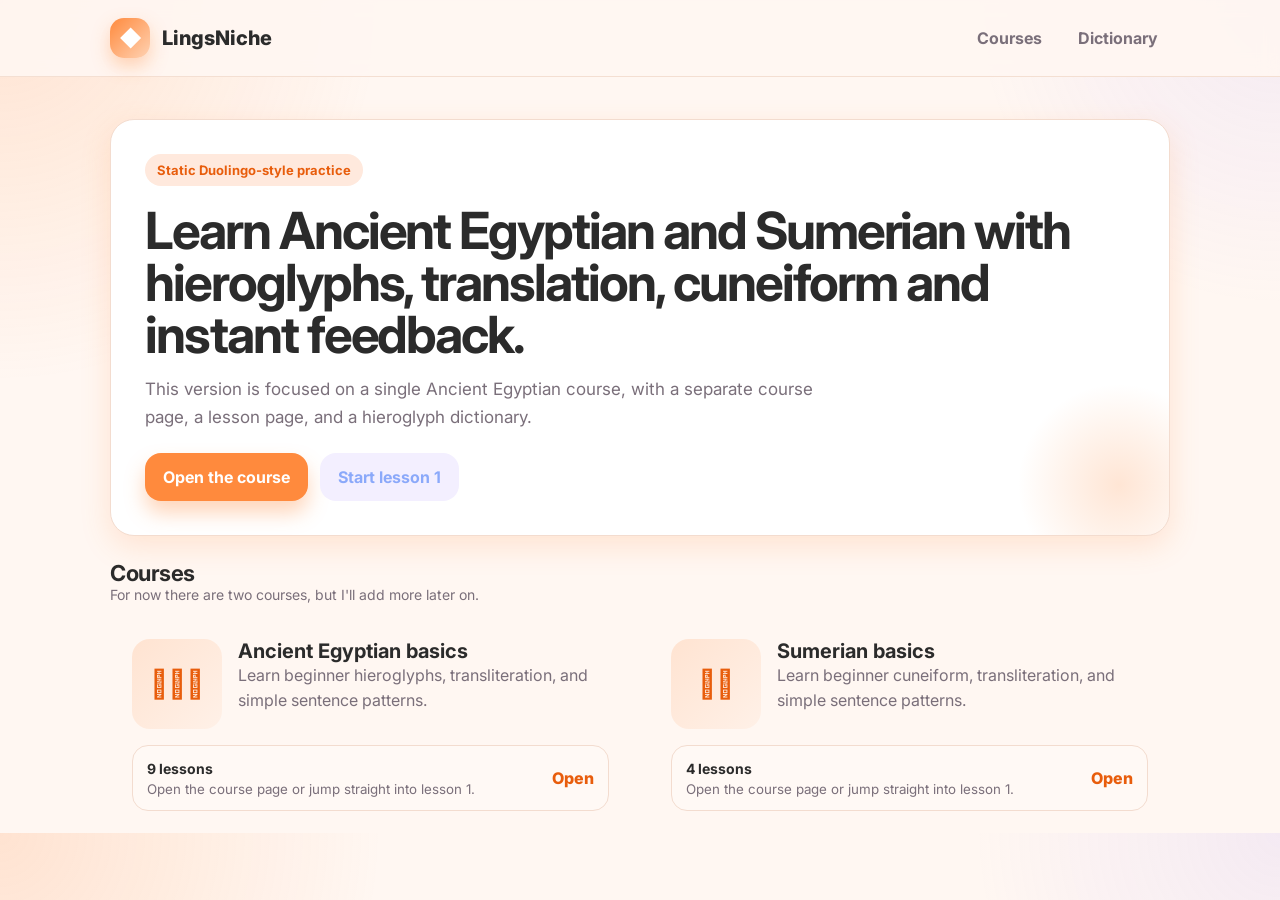
<file: index.html>
<!DOCTYPE html>
<html lang="en">
<head>
  <meta charset="UTF-8" />
  <meta name="viewport" content="width=device-width, initial-scale=1.0" />
  <title>LingsNiche</title>
  <link rel="preconnect" href="https://fonts.googleapis.com">
  <link rel="preconnect" href="https://fonts.gstatic.com" crossorigin>
  <link href="https://fonts.googleapis.com/css2?family=Inter:wght@400;500;600;700;800&display=swap" rel="stylesheet">
  <link rel="stylesheet" href="styles.css">
</head>
<body>
  <header class="sticky">
    <div class="topbar wrap">
      <div class="brand"><div class="logo">◆</div> LingsNiche</div>
      <div class="nav-links">
        <a href="index.html">Courses</a>
        <a href="dictionary.html?course=ancient-egyptian">Dictionary</a>
      </div>
    </div>
  </header>

  <main>
    <section class="hero">
      <div class="hero-card">
        <div class="eyebrow">Static Duolingo-style practice</div>
        <h1>Learn Ancient Egyptian and Sumerian with hieroglyphs, translation, cuneiform and instant feedback.</h1>
        <p>
          This version is focused on a single Ancient Egyptian course, with a separate course page,
          a lesson page, and a hieroglyph dictionary.
        </p>
        <div class="cta-row">
          <a class="btn primary" href="course.html?course=ancient-egyptian">Open the course</a>
          <a class="btn secondary" href="lesson.html?course=ancient-egyptian&lesson=basics-1">Start lesson 1</a>
        </div>
      </div>
    </section>

    <section class="course-wrap" id="courses">
      <div class="section-title">
        <div>
          <h2>Courses</h2>
          <p>For now there are two courses, but I'll add more later on.</p>
        </div>
      </div>

      <div class="grid" id="courseGrid"></div>
    </section>
  </main>

  <script src="app.js"></script>
</body>
</html>
</file>
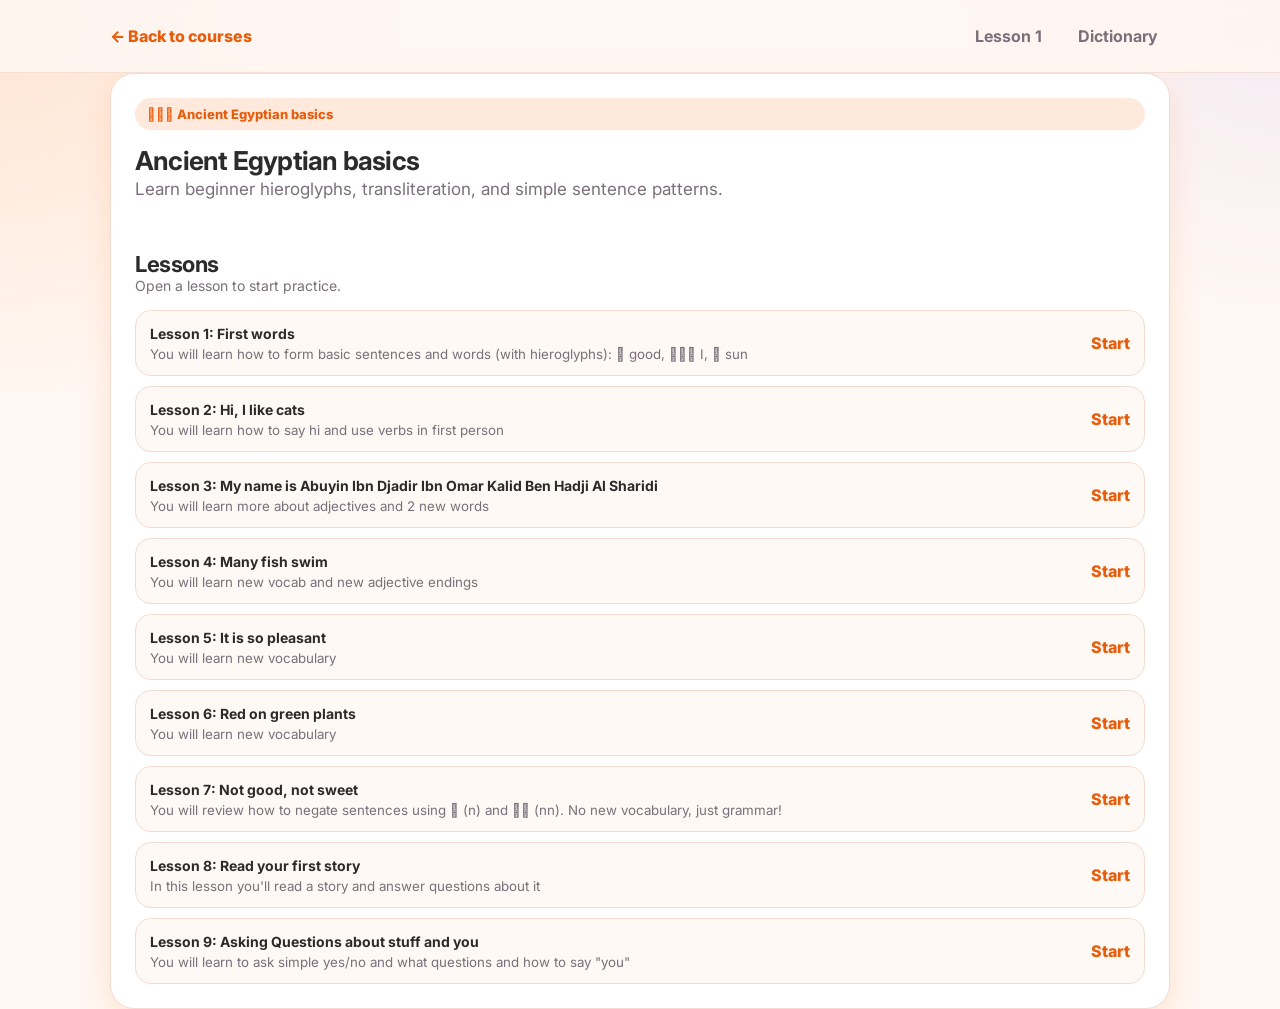
<file: course.html>
<!DOCTYPE html>
<html lang="en">
<head>
  <meta charset="UTF-8" />
  <meta name="viewport" content="width=device-width, initial-scale=1.0" />
  <title>Course | LingsNiche</title>
  <link rel="preconnect" href="https://fonts.googleapis.com">
  <link rel="preconnect" href="https://fonts.gstatic.com" crossorigin>
  <link href="https://fonts.googleapis.com/css2?family=Inter:wght@400;500;600;700;800&display=swap" rel="stylesheet">
  <link rel="stylesheet" href="styles.css">
</head>
<body>
  <header class="sticky">
    <div class="topbar wrap">
      <a class="back" href="index.html">← Back to courses</a>
      <div class="nav-links">
        <a href="lesson.html?course=ancient-egyptian&lesson=basics-1">Lesson 1</a>
        <a id="dictionaryLink" href="dictionary.html?course=ancient-egyptian">Dictionary</a>
      </div>
    </div>
  </header>

  <main class="page">
    <section class="card page-card stack">
      <div class="badge" id="courseBadge">Course</div>
      <div>
        <h1 class="course-title" id="courseTitle">Loading…</h1>
        <p class="lead" id="courseIntro"></p>
      </div>

      <div>
        <div class="section-title">
          <div>
            <h2>Lessons</h2>
            <p>Open a lesson to start practice.</p>
          </div>
        </div>
        <ul class="lesson-list" id="lessonList"></ul>
      </div>
    </section>
  </main>

  <script src="app.js"></script>
</body>
</html>
</file>
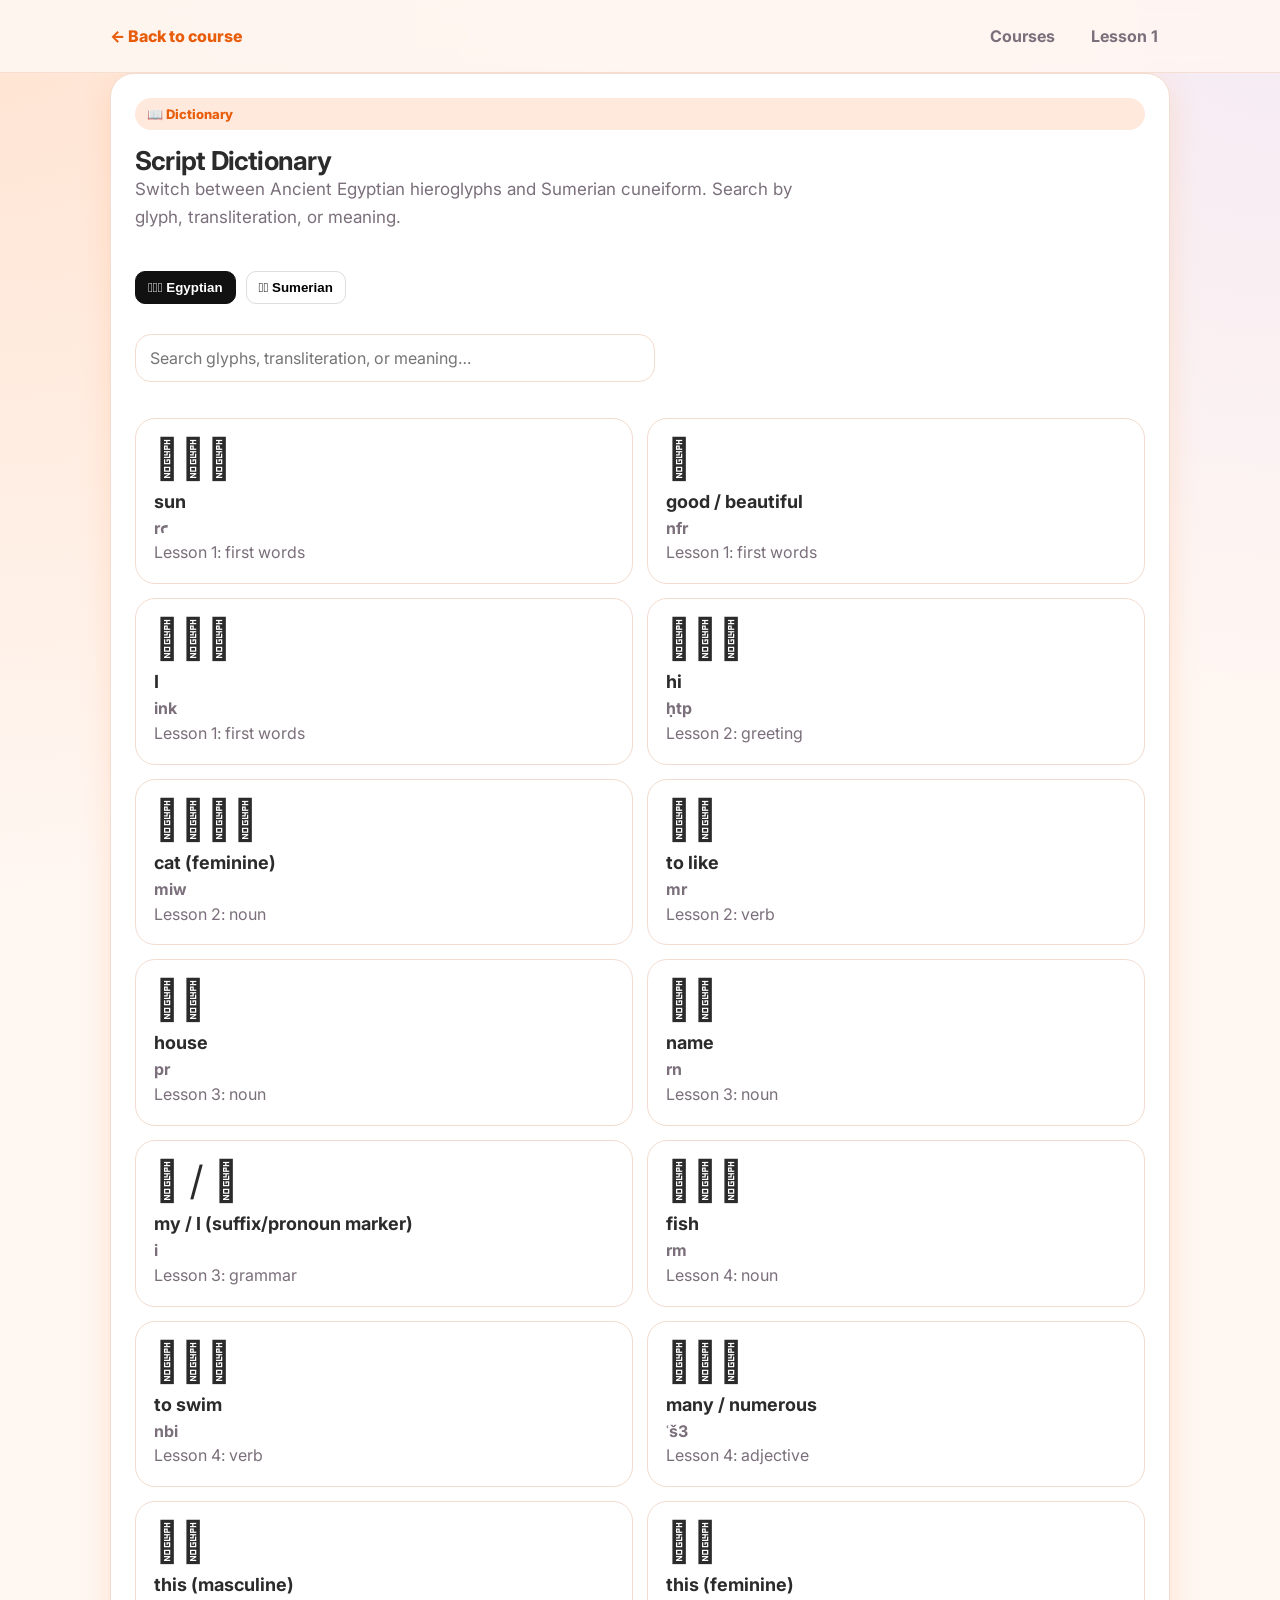
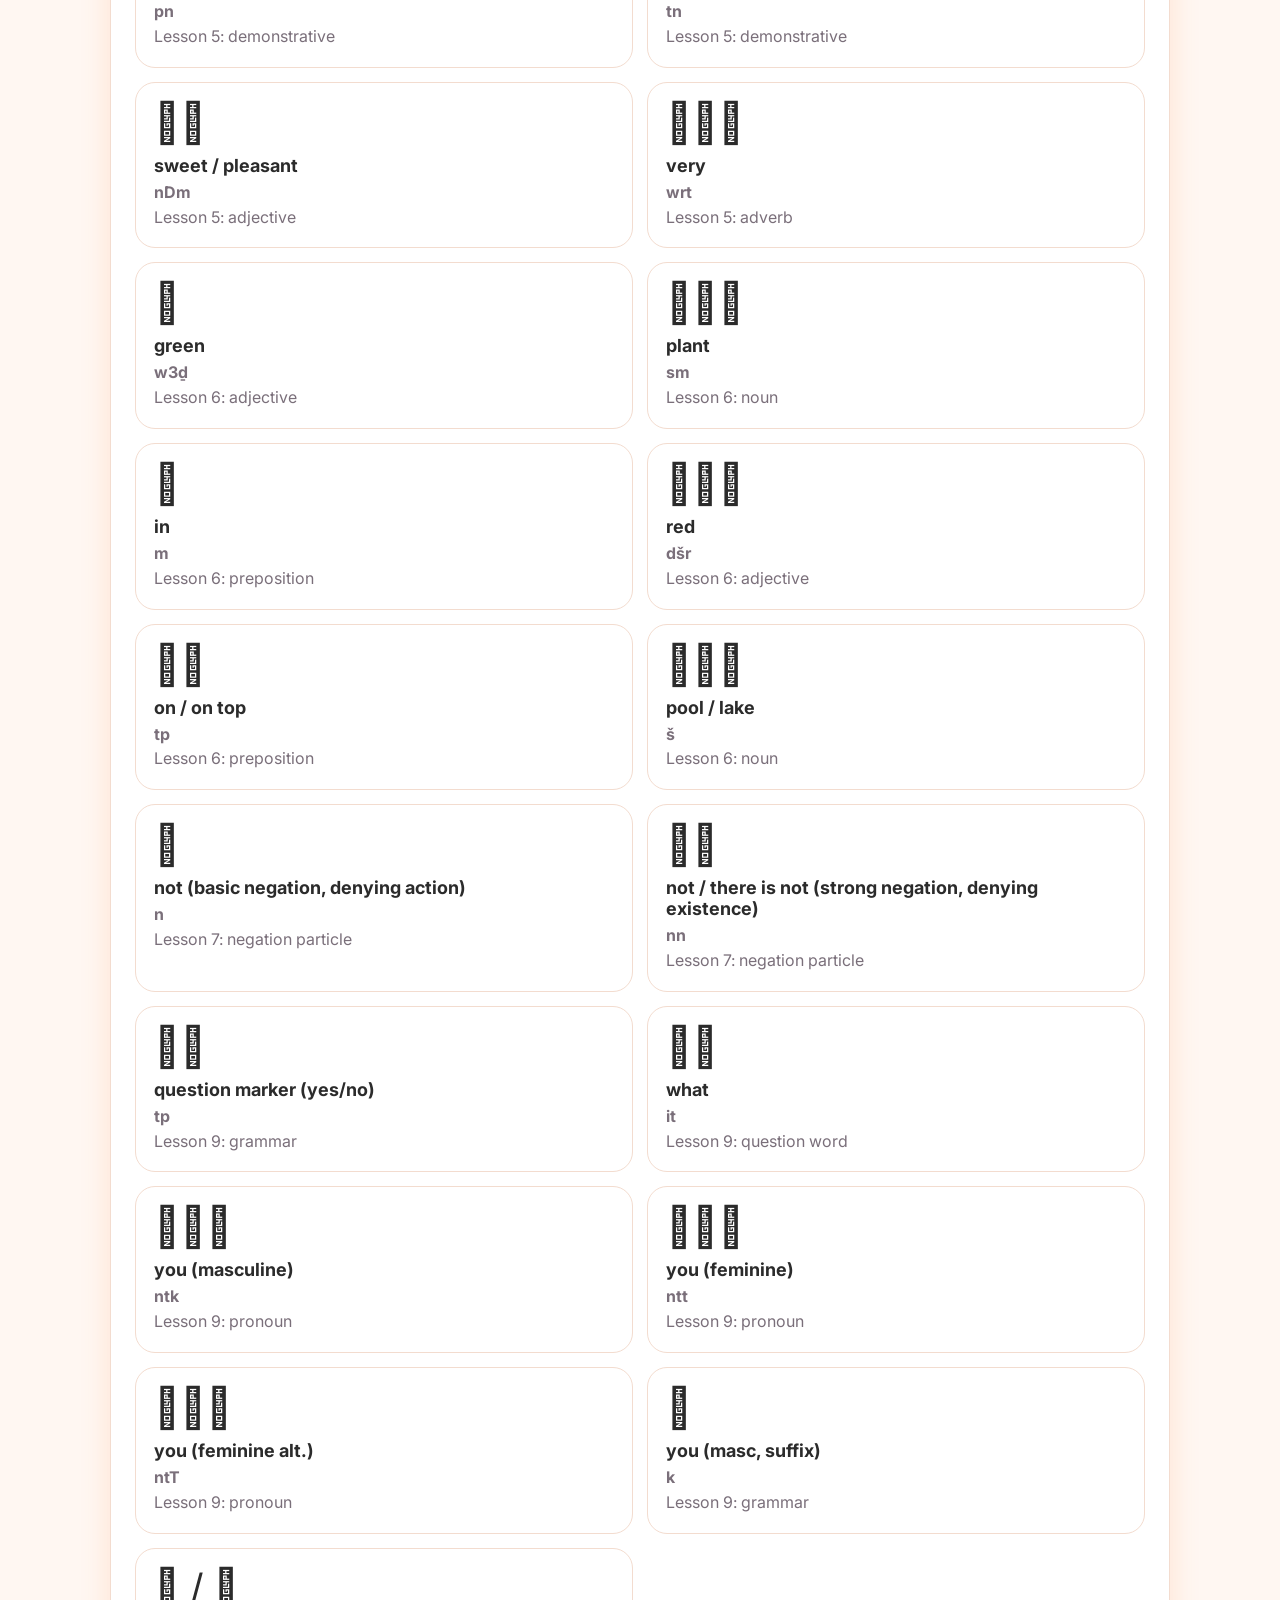
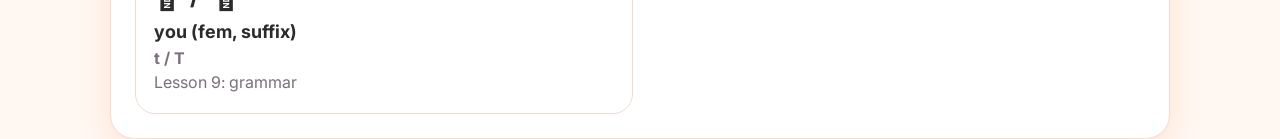
<file: dictionary.html>
<!DOCTYPE html>
<html lang="en">
<head>
  <meta charset="UTF-8" />
  <meta name="viewport" content="width=device-width, initial-scale=1.0" />
  <title>Dictionary | LingsNiche</title>

  <link rel="preconnect" href="https://fonts.googleapis.com">
  <link rel="preconnect" href="https://fonts.gstatic.com" crossorigin>
  <link href="https://fonts.googleapis.com/css2?family=Inter:wght@400;500;600;700;800&display=swap" rel="stylesheet">
  <link rel="stylesheet" href="styles.css">

</head>

<body>
  <header class="sticky">
    <div class="topbar wrap">
      <a class="back" href="index.html">← Back to course</a>

      <div class="nav-links">
        <a href="index.html">Courses</a>
        <a href="lesson.html?course=ancient-egyptian&lesson=basics-1">Lesson 1</a>
      </div>
    </div>
  </header>

  <main class="page">
    <section class="card page-card stack">

      <div class="badge">📖 Dictionary</div>

      <div>
        <h1 class="course-title">Script Dictionary</h1>
        <p class="lead">
          Switch between Ancient Egyptian hieroglyphs and Sumerian cuneiform.
          Search by glyph, transliteration, or meaning.
        </p>
      </div>

      <!-- SWITCH BUTTONS -->
      <div class="dict-switch">
        <button id="egyptBtn" class="dict-btn active">𓆎𓅓𓏏 Egyptian</button>
        <button id="sumerBtn" class="dict-btn">𒅴𒂠 Sumerian</button>
      </div>

      <!-- SEARCH -->
      <div class="filter-row">
        <input
          id="search"
          class="search"
          type="search"
          placeholder="Search glyphs, transliteration, or meaning…"
        >
      </div>

      <!-- RESULTS -->
      <div class="dictionary-grid" id="dictionaryGrid"></div>

    </section>
  </main>

  <script src="app.js"></script>
</body>
</html>
</file>
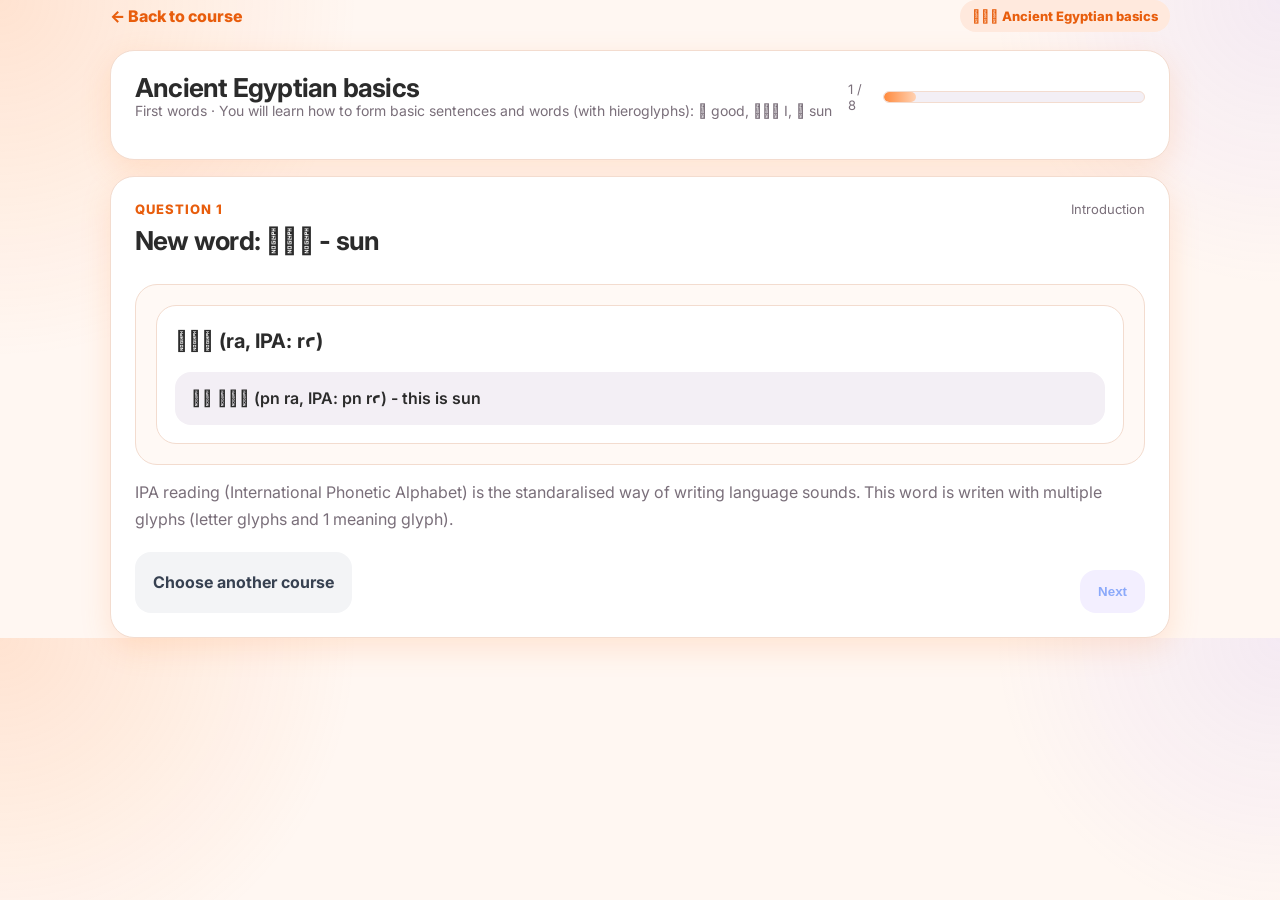
<file: lesson.html>
<!DOCTYPE html>
<html lang="en">
<head>
  <meta charset="UTF-8" />
  <meta name="viewport" content="width=device-width, initial-scale=1.0" />
  <title>Lesson | LingsNiche</title>
  <link rel="preconnect" href="https://fonts.googleapis.com">
  <link rel="preconnect" href="https://fonts.gstatic.com" crossorigin>
  <link href="https://fonts.googleapis.com/css2?family=Inter:wght@400;500;600;700;800&display=swap" rel="stylesheet">
  <link rel="stylesheet" href="styles.css">
</head>
<body>
  <div class="shell">
    <div class="topnav">
      <a class="back" href="course.html?course=ancient-egyptian">← Back to course</a>
      <div class="badge" id="lessonBadge">Lesson</div>
    </div>

    <section class="card header">
      <div class="course-row">
        <div>
          <h1 class="course-title" id="courseTitle">Lesson</h1>
          <div class="meta" id="lessonTitle">Loading…</div>
        </div>
        <div class="progress-wrap">
          <div class="small" id="progressText">0 / 0</div>
          <div class="progress"><div id="progressBar"></div></div>
        </div>
      </div>
    </section>

    <section class="card main">
      <div class="question-head">
        <div>
          <div class="question-index" id="questionIndex">Question 1</div>
          <h2 class="prompt" id="prompt">Loading…</h2>
          <p class="subtitle" id="subtitle"></p>
        </div>
        <div class="small" id="typeLabel"></div>
      </div>

      <div class="exercise" id="exercise"></div>

      <div class="feedback" id="feedback"></div>
      <div class="explanation" id="explanation"></div>

      <div class="footer-actions">
        <a class="btn ghost" href="index.html">Choose another course</a>
        <div class="actions">
          <button class="btn primary" id="checkBtn">Check</button>
          <button class="btn secondary hidden" id="nextBtn">Next</button>
        </div>
      </div>
    </section>
  </div>

  <script src="app.js"></script>
</body>
</html>
</file>
<file: styles.css>
:root{
  --pink:#ff8a3d;
  --pink-dark:#e85d0c;
  --bg:#fff7f2;
  --card:#ffffff;
  --text:#2b2b2b;
  --muted:#7a6f7a;
  --border:#f3dccf;
  --blue:#8ba9fa;
  --red:#ff6b6b;
  --shadow: 0 10px 30px rgba(255,138,61,.18);
  --radius: 24px;
}

*
{box-sizing:border-box}

html{scroll-behavior:smooth}

body{
  margin:0;
  font-family:Inter, system-ui, sans-serif;
  background:
    radial-gradient(circle at top left, rgba(255,138,61,.18), transparent 25%),
    radial-gradient(circle at top right, rgba(167,139,250,.12), transparent 20%),
    var(--bg);
  color:var(--text);
}

a{color:inherit}

code{
  background:#fff1e8;
  padding:.15rem .35rem;
  border-radius:.4rem;
}

.shell, .wrap, .course-wrap, .hero, .page{
  max-width:1100px;
  margin:0 auto;
  padding-left:20px;
  padding-right:20px;
}

header.sticky{
  position:sticky;
  top:0;
  z-index:20;
  background:rgba(255,247,242,.9);
  backdrop-filter: blur(10px);
  border-bottom:1px solid rgba(243,220,207,.9);
}

.topbar{
  display:flex;
  align-items:center;
  justify-content:space-between;
  gap:16px;
  padding:18px 20px;
}

.brand{
  display:flex;
  align-items:center;
  gap:12px;
  font-weight:800;
  font-size:20px;
}

.logo{
  width:40px;
  height:40px;
  border-radius:14px;
  background:linear-gradient(135deg, var(--pink), #ffd2b3);
  display:grid;
  place-items:center;
  color:white;
  font-size:22px;
  box-shadow:0 8px 18px rgba(255,138,61,.35);
}

.nav-links{
  display:flex;
  flex-wrap:wrap;
  gap:12px;
  font-weight:700;
  color:var(--muted);
}

.nav-links a{
  text-decoration:none;
  padding:8px 12px;
  border-radius:999px;
}

.nav-links a:hover{
  background:#ffe9dd;
  color:var(--pink-dark);
}

.hero{
  padding-top:42px;
  padding-bottom:16px;
}

.hero-card,
.card{
  background:var(--card);
  border:1px solid var(--border);
  border-radius:var(--radius);
  box-shadow:var(--shadow);
}

.hero-card{
  padding:34px;
  overflow:hidden;
  position:relative;
}

.hero-card:before{
  content:"";
  position:absolute;
  inset:auto -60px -60px auto;
  width:220px;
  height:220px;
  background:radial-gradient(circle, rgba(255,138,61,.22), transparent 65%);
  pointer-events:none;
}

.eyebrow{
  display:inline-flex;
  align-items:center;
  gap:8px;
  padding:8px 12px;
  border-radius:999px;
  background:#ffe9dd;
  color:var(--pink-dark);
  font-weight:700;
  font-size:13px;
  margin-bottom:18px;
}

h1{
  margin:0 0 14px;
  font-size:clamp(34px, 4vw, 54px);
  line-height:1.02;
  letter-spacing:-.04em;
}

.hero p, .lead{
  margin:0 0 22px;
  color:var(--muted);
  font-size:17px;
  line-height:1.65;
  max-width:62ch;
}

.cta-row{
  display:flex;
  flex-wrap:wrap;
  gap:12px;
  margin-top:12px;
}

.btn{
  appearance:none;
  border:0;
  border-radius:16px;
  padding:14px 18px;
  font-weight:700;
  text-decoration:none;
  display:inline-flex;
  align-items:center;
  justify-content:center;
  gap:10px;
  cursor:pointer;
  transition:transform .15s ease, box-shadow .15s ease, opacity .15s ease;
}

.btn:hover{transform:translateY(-1px)}

.btn.primary{
  background:var(--pink);
  color:#fff;
  box-shadow:0 12px 20px rgba(255,138,61,.35);
}

.btn.secondary{
  background:#f3efff;
  color:var(--blue);
}

.btn.ghost{
  background:#f3f4f6;
  color:#374151;
}

.section-title{
  display:flex;
  align-items:end;
  justify-content:space-between;
  gap:12px;
  margin:8px 0 14px;
}

.section-title h2{
  margin:0;
  font-size:22px;
  letter-spacing:-.02em;
}

.section-title p{
  margin:0;
  color:var(--muted);
  font-size:14px;
}

.grid{
  display:grid;
  grid-template-columns:repeat(2, minmax(0, 1fr));
  gap:18px;
}

.course-card{
  padding:22px;
}

.course-top{
  display:flex;
  gap:16px;
  align-items:flex-start;
  justify-content:space-between;
}

.course-badge{
  width:90px;
  height:90px;
  border-radius:18px;
  display:grid;
  place-items:center;
  background:linear-gradient(135deg, rgba(255,138,61,.18), rgba(255,138,61,.06));
  color:var(--pink-dark);
  font-size:28px;
  flex:0 0 auto;
}

.course-card h3{
  margin:0;
  font-size:20px;
}

.course-card p{
  margin:0;
  color:var(--muted);
  line-height:1.55;
}

.lesson-list{
  margin:16px 0 0;
  padding:0;
  list-style:none;
  display:grid;
  gap:10px;
}

.lesson-list li{
  display:flex;
  align-items:center;
  justify-content:space-between;
  gap:12px;
  padding:12px 14px;
  border:1px solid var(--border);
  border-radius:16px;
  background:#fff9f5;
}

.lesson-list strong{font-size:14px}
.lesson-list small{color:var(--muted)}

.lesson-link{
  white-space:nowrap;
  color:var(--pink-dark);
  text-decoration:none;
  font-weight:800;
}

.lesson-link:hover{text-decoration:underline}

.badge{
  display:inline-flex;
  align-items:center;
  gap:8px;
  background:#ffe9dd;
  color:var(--pink-dark);
  border-radius:999px;
  padding:8px 12px;
  font-size:13px;
  font-weight:800;
}

.small{
  font-size:13px;
  color:var(--muted);
}

.stack{
  display:grid;
  gap:18px;
}

.page-card{
  padding:24px;
}

.filter-row{
  display:flex;
  gap:12px;
  flex-wrap:wrap;
  align-items:center;
}

.search{
  width:min(520px, 100%);
  border:1px solid var(--border);
  border-radius:16px;
  padding:13px 14px;
  font:inherit;
  background:white;
}

.dictionary-grid{
  display:grid;
  grid-template-columns:repeat(2, minmax(0,1fr));
  gap:14px;
  margin-top:18px;
}

.dict-card{
  border:1px solid var(--border);
  border-radius:20px;
  background:#fff;
  padding:18px;
}

.glyph{
  font-size:40px;
  line-height:1.1;
  margin-bottom:10px;
}

.dict-card h3{
  margin:0 0 4px;
  font-size:18px;
}

.dict-card p{
  margin:0;
  color:var(--muted);
  line-height:1.55;
}

.kicker{
  color:var(--pink-dark);
  font-weight:800;
  font-size:13px;
  text-transform:uppercase;
  letter-spacing:.08em;
}

.course-row{
  display:flex;
  align-items:center;
  justify-content:space-between;
  gap:16px;
  margin-bottom:16px;
  flex-wrap:wrap;
}

.course-title{
  margin:0;
  font-size:26px;
  letter-spacing:-.03em;
}

.meta{
  color:var(--muted);
  font-size:14px;
}

.progress-wrap{
  display:flex;
  align-items:center;
  gap:12px;
  min-width:260px;
  flex:1;
  justify-content:flex-end;
}

.progress{
  height:12px;
  background:#f3eff5;
  border-radius:999px;
  overflow:hidden;
  width:min(320px, 100%);
  border:1px solid var(--border);
}

.progress > div{
  height:100%;
  width:0%;
  background:linear-gradient(90deg, var(--pink), #ffd2b3);
  border-radius:999px;
  transition:width .25s ease;
}

.main{
  padding:24px;
}

.question-head{
  display:flex;
  justify-content:space-between;
  align-items:flex-start;
  gap:16px;
  margin-bottom:18px;
}

.question-index{
  color:var(--pink-dark);
  font-weight:800;
  font-size:13px;
  text-transform:uppercase;
  letter-spacing:.08em;
  margin-bottom:8px;
}

.prompt{
  margin:0;
  font-size:26px;
  line-height:1.2;
  letter-spacing:-.03em;
}

.subtitle{
  margin:10px 0 0;
  color:var(--muted);
  line-height:1.6;
}

.exercise{
  margin-top:18px;
  padding:20px;
  border-radius:22px;
  border:1px solid var(--border);
  background:#fff9f5;
}

.match-layout{
  display:grid;
  grid-template-columns:1fr 1fr;
  gap:18px;
}

.column{
  display:grid;
  gap:10px;
}

.option{
  border:1px solid var(--border);
  background:white;
  border-radius:18px;
  padding:14px 16px;
  font-weight:700;
  cursor:pointer;
  text-align:left;
  transition:transform .12s ease, border-color .12s ease, background .12s ease;
  user-select:none;
}

.option:hover{transform:translateY(-1px)}

.option.selected{
  border-color:var(--pink);
  background:#ffe9dd;
  box-shadow:0 8px 16px rgba(255,138,61,.18);
}

.option.matched{
  opacity:.55;
  cursor:default;
  background:#f3f4f6;
}

.option.correct{
  border-color:var(--pink);
  background:#ffe9dd;
}

.option.wrong{
  border-color:var(--red);
  background:#fff1f3;
}

.builder{
  display:grid;
  gap:14px;
}

.source-box{
  padding:14px 16px;
  border-radius:18px;
  border:1px solid var(--border);
  background:#fff;
  font-weight:700;
  line-height:1.5;
  overflow-wrap:anywhere;
}

.answer-box{
  min-height:74px;
  border:2px dashed #e6c2d4;
  border-radius:20px;
  background:#fff;
  padding:12px;
  display:flex;
  flex-wrap:wrap;
  gap:10px;
  align-items:center;
}

.word-bank{
  display:flex;
  flex-wrap:wrap;
  gap:10px;
}

.word{
  border:1px solid var(--border);
  background:#fff;
  border-radius:999px;
  padding:10px 14px;
  font-weight:700;
  cursor:pointer;
  user-select:none;
}

.word.used{
  opacity:.4;
  cursor:not-allowed;
}

.chip{
  border:none;
  background:#ffe9dd;
  color:#7a1f4d;
  border-radius:999px;
  padding:10px 14px;
  font-weight:700;
  cursor:pointer;
}

.actions{
  display:flex;
  gap:12px;
  flex-wrap:wrap;
  margin-top:18px;
  align-items:center;
}

.btn:disabled{
  opacity:.5;
  cursor:not-allowed;
}

.feedback{
  margin-top:16px;
  padding:14px 16px;
  border-radius:16px;
  display:none;
  font-weight:600;
  line-height:1.6;
}

.feedback.show{display:block}

.feedback.correct{
  background:#ffe9dd;
  color:#7a2a00;
  border:1px solid #ffc1d6;
}

.feedback.wrong{
  background:#fff1f3;
  color:#9f1239;
  border:1px solid #fecdd3;
}

.explanation{
  margin-top:14px;
  color:var(--muted);
  line-height:1.7;
  display:none;
}

.explanation.show{display:block}

.footer-actions{
  margin-top:18px;
  display:flex;
  justify-content:space-between;
  gap:12px;
  flex-wrap:wrap;
}

.hidden{display:none !important;}

.match-help{
  margin:0 0 10px;
  color:var(--muted);
  font-size:14px;
}

.back{
  text-decoration:none;
  color:var(--pink-dark);
  font-weight:800;
}

.topnav{
  display:flex;
  align-items:center;
  justify-content:space-between;
  gap:16px;
  margin-bottom:18px;
  flex-wrap:wrap;
}

.header{
  padding:24px;
  margin-bottom:16px;
}

@media (max-width: 860px){
  .grid,.dictionary-grid{grid-template-columns:1fr}
}

@media (max-width: 760px){
  .match-layout{grid-template-columns:1fr}
  .progress-wrap{width:100%; justify-content:flex-start}
  .question-head{flex-direction:column}
  .course-row{align-items:flex-start}
}

@media (max-width: 520px){
  .hero-card,.course-card,.page-card,.header,.main{padding:18px}
  h1{font-size:32px}
}

.info-card{
  display:grid;
  gap:14px;
  padding:18px;
  border-radius:20px;
  background:#fff;
  border:1px solid var(--border);
}

.info-glyph{
  font-size:20px;
  font-weight:700;
  line-height:1.7;
  overflow-wrap:anywhere;
}

.info-example{
  padding:14px 16px;
  border-radius:16px;
  background:#f3eff5;
  color:var(--text);
  line-height:1.6;
  font-weight:600;
}

.word, .chip, .dict-card .glyph{
  font-family: inherit;
}

.dict-switch {
  display: flex;
  gap: 10px;
  margin-bottom: 12px;
}

.dict-btn {
  padding: 8px 12px;
  border-radius: 10px;
  border: 1px solid #ddd;
  background: white;
  cursor: pointer;
  font-weight: 600;
}

.dict-btn.active {
  background: #111;
  color: white;
  border-color: #111;
}
</file>
